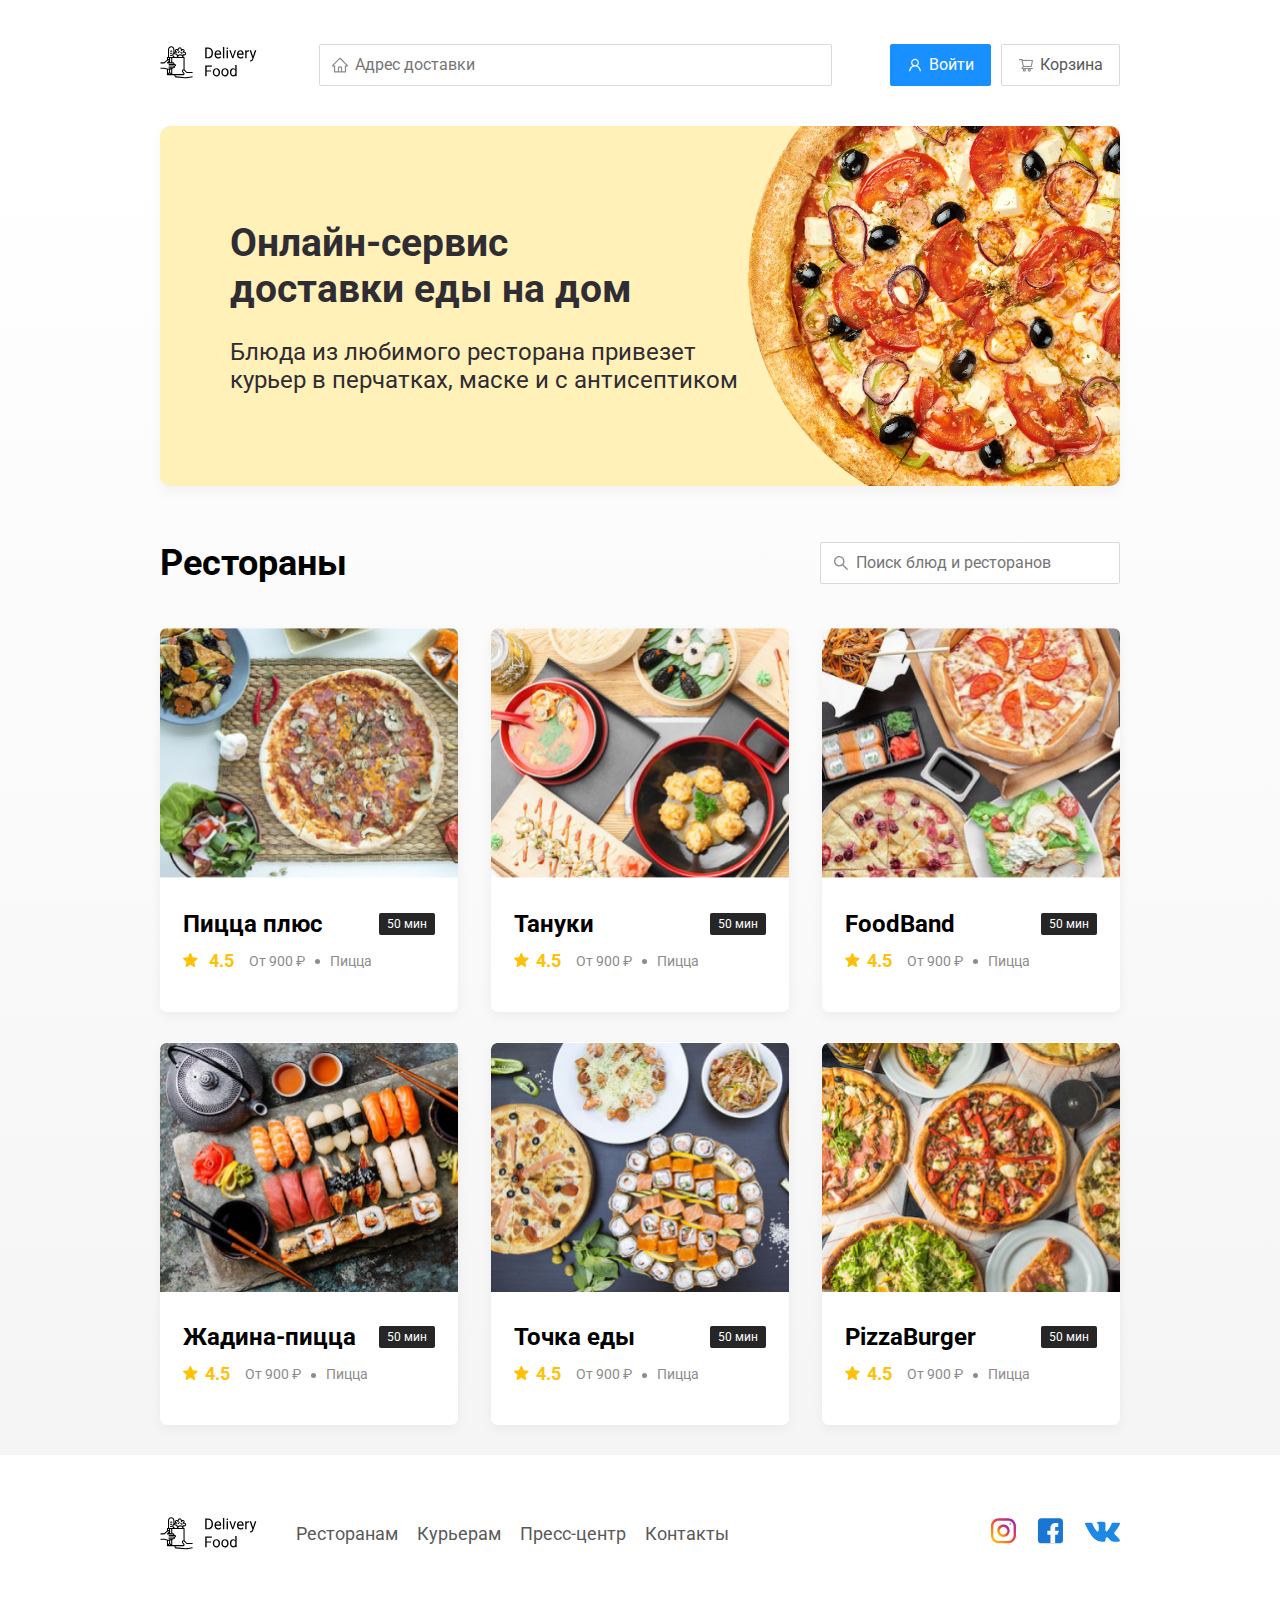
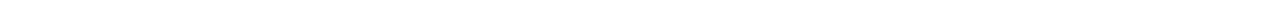
<file: index.html>
<!DOCTYPE html>
<html lang="ru">
<head>
    <meta charset="UTF-8">
    <meta name="viewport" content="width=device-width, initial-scale=1.0">
    <link href="https://fonts.googleapis.com/css?family=Roboto:400,700&display=swap&subset=cyrillic" rel="stylesheet">
    <title>Delivery Food</title>
    <link rel="stylesheet" href="css\normalize.css">
    <link rel="stylesheet" href="css\animate.css">
    <link rel="stylesheet" href="css/style.css">
</head>
<body>
    <div class="container">
        <header class="header">
            <a href="index.html" class="logo">
                <img src="img\logo.svg" alt="Logo">
            </a>
            
            <input type="text" class="input input-address" placeholder="Адрес доставки">
            <div class="buttons">
                <button class="button button-primary">
                    <img src="img/user.svg" alt="user icon" class="button-icon">
                    <span class="button-text">Войти</span> 
                </button>
                <button class="button">
                    <img src="img/shopping-cart.svg" alt="" class="button-icon">
                    <span class="button-text">Корзина</span> 
                </button>
            </div>
        </header>
    </div>

    <main class="main">
        <div class="container">
            <section class="promo">
                <h1 class="promo-title">Онлайн-сервис <br> доставки еды на дом</h1>
                <p class="promo-text">Блюда из любимого ресторана привезет курьер в перчатках, маске и с антисептиком</p>
            </section>
    
            <section class="restaurants">
                <div class="section-heading">
                    <h2 class="section-title">Рестораны</h2>
                    <input type="text" class="input input-search" placeholder="Поиск блюд и ресторанов">
                </div>
    
                <div class="cards">
                    <a href="restaurant.html" class="card">
                        <img src="img/image.jpg" alt="" class="card-image">
                        <div class="card-text">
                            <div class="card-heading">
                                <h3 class="card-title">Пицца плюс</h3>
                                <span class="card-tag tag">50 мин</span>   
                            </div>
                            <div class="card-info">
                                <div class="rating"> <img src="img/rating.svg" alt="rating" class="rating-star"> 4.5</div>
                                <div class="price">От 900 ₽</div>
                                <div class="category">Пицца </div>
                            </div>
                            <!-- /.card-info -->
                        </div>
                    </a>
                    <!-- /.card -->
    
                    <a href="restaurant.html" class="card">
                        <img src="img/image2.jpg" alt="" class="card-image">
                        <div class="card-text">
                            <div class="card-heading">
                                <h3 class="card-title">Тануки</h3>
                                <span class="card-tag tag">50 мин</span>   
                            </div>
                            <div class="card-info">
                                <div class="rating"><img src="img/rating.svg" alt="rating" class="rating-star">4.5</div>
                                <div class="price">От 900 ₽</div>
                                <div class="category">Пицца </div>
                            </div>
                            <!-- /.card-info -->
                        </div>
                    </a>
                    <!-- /.card -->
    
                    <a href="restaurant.html" class="card">
                        <img src="img/image3.jpg" alt="" class="card-image">
                        <div class="card-text">
                            <div class="card-heading">
                                <h3 class="card-title">FoodBand</h3>
                                <span class="card-tag tag">50 мин</span>   
                            </div>
                            <div class="card-info">
                                <div class="rating"><img src="img/rating.svg" alt="rating" class="rating-star">4.5</div>
                                <div class="price">От 900 ₽</div>
                                <div class="category">Пицца </div>
                            </div>
                            <!-- /.card-info -->
                        </div>
                    </a>
                    <!-- /.card -->
    
                    <a href="restaurant.html" class="card">
                        <img src="img/image4.jpg" alt="" class="card-image">
                        <div class="card-text">
                            <div class="card-heading">
                                <h3 class="card-title">Жадина-пицца</h3>
                                <span class="card-tag tag">50 мин</span>   
                            </div>
                            <div class="card-info">
                                <div class="rating"><img src="img/rating.svg" alt="rating" class="rating-star">4.5</div>
                                <div class="price">От 900 ₽</div>
                                <div class="category">Пицца </div>
                            </div>
                            <!-- /.card-info -->
                        </div>
                    </a>
                    <!-- /.card -->
    
                    <a href="restaurant.html" class="card">
                        <img src="img/image5.jpg" alt="" class="card-image">
                        <div class="card-text">
                            <div class="card-heading">
                                <h3 class="card-title">Точка еды</h3>
                                <span class="card-tag tag">50 мин</span>   
                            </div>
                            <div class="card-info">
                                <div class="rating"><img src="img/rating.svg" alt="rating" class="rating-star">4.5</div>
                                <div class="price">От 900 ₽</div>
                                <div class="category">Пицца </div>
                            </div>
                            <!-- /.card-info -->
                        </div>
                    </a>
                    <!-- /.card -->
    
                    <a href="restaurant.html" class="card">
                        <img src="img/image6.jpg" alt="" class="card-image">
                        <div class="card-text">
                            <div class="card-heading">
                                <h3 class="card-title">PizzaBurger</h3>
                                <span class="card-tag tag">50 мин</span>   
                            </div>
                            <div class="card-info">
                                <div class="rating"><img src="img/rating.svg" alt="rating" class="rating-star">4.5</div>
                                <div class="price">От 900 ₽</div>
                                <div class="category">Пицца </div>
                            </div>
                            <!-- /.card-info -->
                        </div>
                    </a>
                    <!-- /.card -->
                </div>
                <!-- /.cards -->
            </section>
        </div>
    </main>

    <footer class="footer">
        <div class="container">
            <div class="footer-block">
                <img src="img/logo.svg" alt="" class="logo footer-logo">
                <nav class="footer-nav">
                    <a href="#" class="footer-link">Ресторанам</a>
                    <a href="#" class="footer-link">Курьерам</a>
                    <a href="#" class="footer-link">Пресс-центр</a>
                    <a href="#" class="footer-link">Контакты</a>
                </nav>

                <div class="social-links">
                    <a href="#" class="social-link"><img src="img/instagram.svg" alt=""></a>
                    <a href="#" class="social-link"><img src="img/facebook.svg" alt=""></a>
                    <a href="#" class="social-link"><img src="img/vkontakte.svg" alt=""></a>
                </div>


            </div>
        </div>  
    </footer>


</body>
</html>
</file>
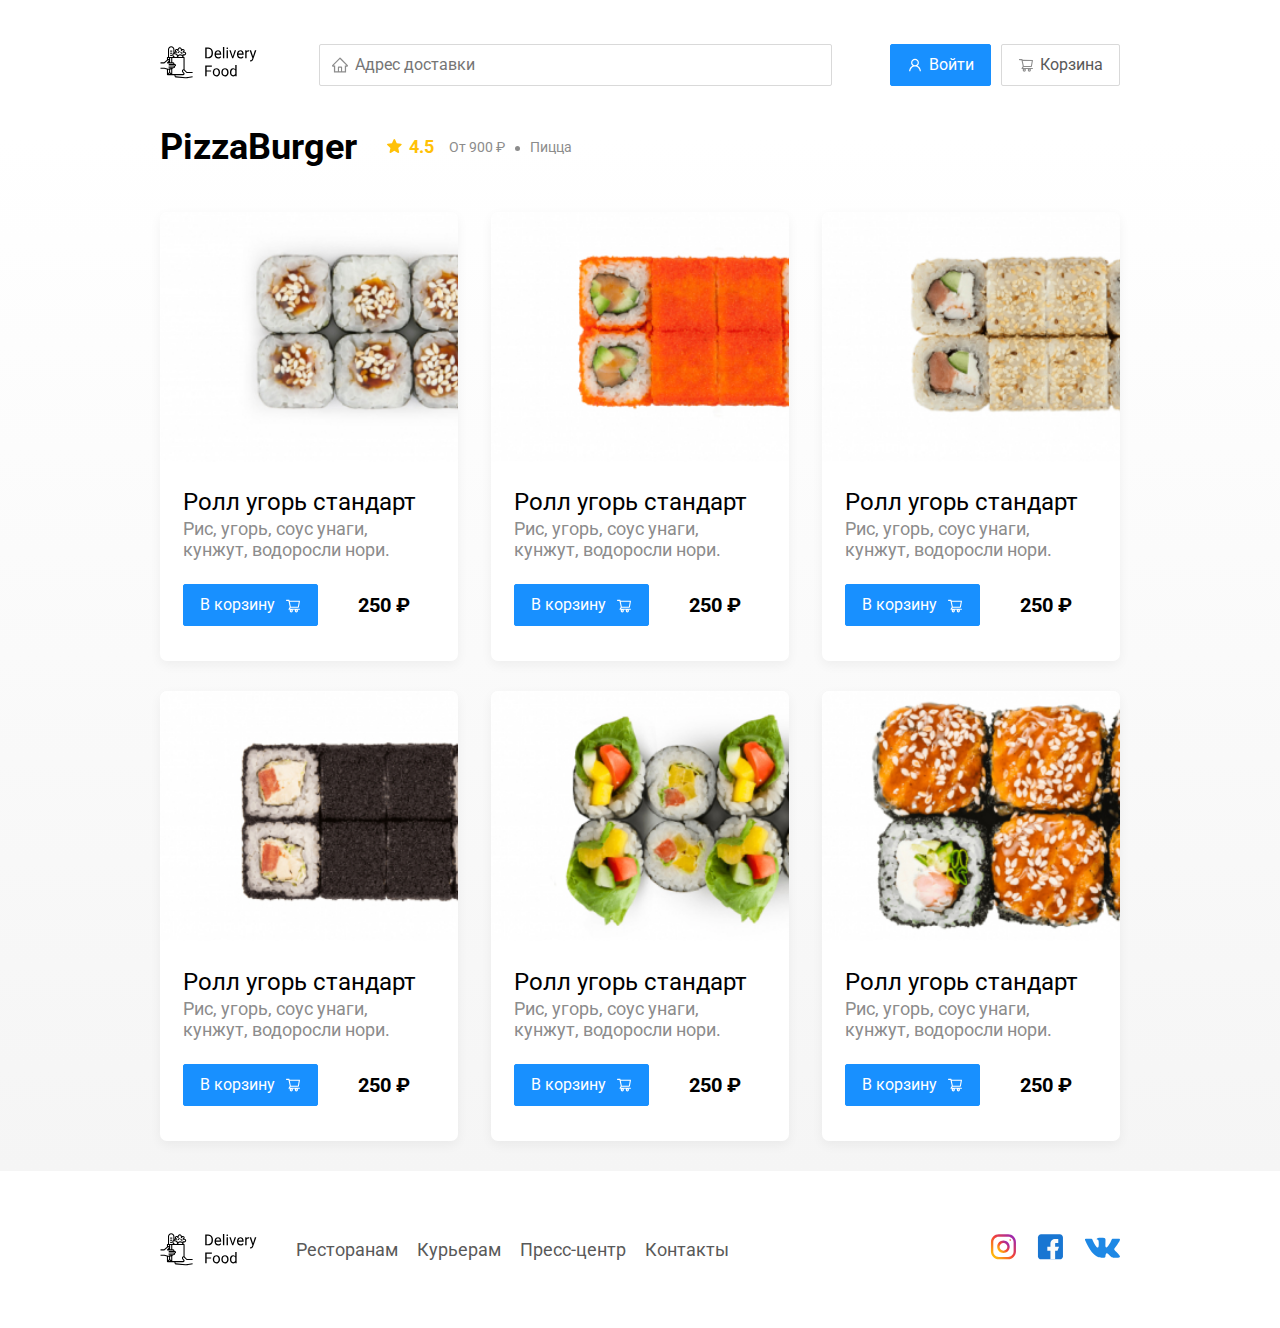
<file: restaurant.html>
<!DOCTYPE html>
<html lang="ru">
<head>
    <meta charset="UTF-8">
    <meta name="viewport" content="width=device-width, initial-scale=1.0">
    <link href="https://fonts.googleapis.com/css?family=Roboto:400,700&display=swap&subset=cyrillic" rel="stylesheet">
    <title>Pizza Burger</title>
    <link rel="stylesheet" href="css\normalize.css">
    <link rel="stylesheet" href="css\animate.css">
    <link rel="stylesheet" href="css/style.css">
</head>
<body>
    <div class="container">
        <header class="header">
            <a href="index.html" class="logo wow fadeInRight">
                <img src="img\logo.svg" alt="Logo">
            </a>
            <input type="text" class="input input-address" placeholder="Адрес доставки">
            <div class="buttons">
                <button class="button button-primary">
                    <img src="img/user.svg" alt="user icon" class="button-icon">
                    <span class="button-text">Войти</span> 
                </button>
                <button class="button" id="cart-button">
                    <img src="img/shopping-cart.svg" alt="" class="button-icon">
                    <span class="button-text">Корзина</span> 
                </button>
            </div>
        </header>
    </div>

    <main class="main">
        <div class="container">
    
            <section class="restaurants">
                <div class="section-heading">
                    <h2 class="section-title">PizzaBurger</h2>
                    <div class="card-info">
                        <div class="rating"><img src="img/rating.svg" alt="rating" class="rating-star">4.5</div>
                        <div class="price">От 900 ₽</div>
                        <div class="category">Пицца </div>
                    </div>
                    <!-- /.card-info -->
                </div>
    
                <div class="cards">
                    <div class="card wow fadeInUp" data-wow-delay="0.2s">
                        <img src="img/roll1.jpg" alt="" class="card-image">
                        <div class="card-text">
                            <div class="card-heading">
                                <h3 class="card-title card-title-reg">Ролл угорь стандарт</h3>
                                  
                            </div>
                            <div class="card-info">
                                 
                                <div class="ingredients">Рис, угорь, соус унаги, кунжут, водоросли нори.</div>
                            </div>
                            <!-- /.card-info -->

                            <div class="card-buttons">
                                <button class="button button-primary">
                                    <span class="button-card-text">В корзину</span>
                                    <img src="img/shopping-cart2.svg" alt="shopping cart" class="button-card-image">
                                </button>
                                <strong class="card-price-bold">
                                    250 ₽
                                </strong>
                            </div>
                        </div>
                    </div>
                    <!-- /.card -->
    
                    <div class="card wow fadeInUp" data-wow-delay="0.4s">
                        <img src="img/roll2.jpg" alt="" class="card-image">
                        <div class="card-text">
                            <div class="card-heading">
                                <h3 class="card-title card-title-reg">Ролл угорь стандарт</h3>
                                  
                            </div>
                            <div class="card-info">
                                 
                                <div class="ingredients">Рис, угорь, соус унаги, кунжут, водоросли нори.</div>
                            </div>
                            <!-- /.card-info -->

                            <div class="card-buttons">
                                <button class="button button-primary">
                                    <span class="button-card-text">В корзину</span>
                                    <img src="img/shopping-cart2.svg" alt="shopping cart" class="button-card-image">
                                </button>
                                <strong class="card-price-bold">
                                    250 ₽
                                </strong>
                            </div>
                        </div>
                    </div>
                    <!-- /.card -->
    
                    <div class="card wow fadeInUp" data-wow-delay="0.6s">
                        <img src="img/roll3.jpg" alt="" class="card-image">
                        <div class="card-text">
                            <div class="card-heading">
                                <h3 class="card-title card-title-reg">Ролл угорь стандарт</h3>
                                  
                            </div>
                            <div class="card-info">
                                 
                                <div class="ingredients">Рис, угорь, соус унаги, кунжут, водоросли нори.</div>
                            </div>
                            <!-- /.card-info -->

                            <div class="card-buttons">
                                <button class="button button-primary">
                                    <span class="button-card-text">В корзину</span>
                                    <img src="img/shopping-cart2.svg" alt="shopping cart" class="button-card-image">
                                </button>
                                <strong class="card-price-bold">
                                    250 ₽
                                </strong>
                            </div>
                        </div>
                    </div>
                    <!-- /.card -->
    
                    <div class="card wow fadeInUp" data-wow-delay="0.2s">
                        <img src="img/roll4.jpg" alt="" class="card-image">
                        <div class="card-text">
                            <div class="card-heading">
                                <h3 class="card-title card-title-reg">Ролл угорь стандарт</h3>
                                  
                            </div>
                            <div class="card-info">
                                 
                                <div class="ingredients">Рис, угорь, соус унаги, кунжут, водоросли нори.</div>
                            </div>
                            <!-- /.card-info -->

                            <div class="card-buttons">
                                <button class="button button-primary">
                                    <span class="button-card-text">В корзину</span>
                                    <img src="img/shopping-cart2.svg" alt="shopping cart" class="button-card-image">
                                </button>
                                <strong class="card-price-bold">
                                    250 ₽
                                </strong>
                            </div>
                        </div>
                    </div>
                    <!-- /.card -->
    
                    <div class="card wow fadeInUp" data-wow-delay="0.4s">
                        <img src="img/roll5.jpg" alt="" class="card-image">
                        <div class="card-text">
                            <div class="card-heading">
                                <h3 class="card-title card-title-reg">Ролл угорь стандарт</h3>
                                  
                            </div>
                            <div class="card-info">
                                 
                                <div class="ingredients">Рис, угорь, соус унаги, кунжут, водоросли нори.</div>
                            </div>
                            <!-- /.card-info -->

                            <div class="card-buttons">
                                <button class="button button-primary">
                                    <span class="button-card-text">В корзину</span>
                                    <img src="img/shopping-cart2.svg" alt="shopping cart" class="button-card-image">
                                </button>
                                <strong class="card-price-bold">
                                    250 ₽
                                </strong>
                            </div>
                        </div>
                    </div>
                    <!-- /.card -->
    
                    <div class="card wow fadeInUp" data-wow-delay="0.6s">
                        <img src="img/roll6.jpg" alt="" class="card-image">
                        <div class="card-text">
                            <div class="card-heading">
                                <h3 class="card-title card-title-reg">Ролл угорь стандарт</h3>
                                  
                            </div>
                            <div class="card-info">
                                 
                                <div class="ingredients">Рис, угорь, соус унаги, кунжут, водоросли нори.</div>
                            </div>
                            <!-- /.card-info -->

                            <div class="card-buttons">
                                <button class="button button-primary">
                                    <span class="button-card-text">В корзину</span>
                                    <img src="img/shopping-cart2.svg" alt="shopping cart" class="button-card-image">
                                </button>
                                <strong class="card-price-bold">
                                    250 ₽
                                </strong>
                            </div>
                        </div>
                    </div>
                    <!-- /.card -->
                </div>
                <!-- /.cards -->
            </section>
        </div>
    </main>

    <footer class="footer">
        <div class="container">
            <div class="footer-block">
                <img src="img/logo.svg" alt="" class="logo footer-logo">
                <nav class="footer-nav">
                    <a href="#" class="footer-link">Ресторанам</a>
                    <a href="#" class="footer-link">Курьерам</a>
                    <a href="#" class="footer-link">Пресс-центр</a>
                    <a href="#" class="footer-link">Контакты</a>
                </nav>

                <div class="social-links">
                    <a href="#" class="social-link"><img src="img/instagram.svg" alt=""></a>
                    <a href="#" class="social-link"><img src="img/facebook.svg" alt=""></a>
                    <a href="#" class="social-link"><img src="img/vkontakte.svg" alt=""></a>
                </div>


            </div>
        </div>  
    </footer>


    <div class="modal">
        <div class="modal-dialog">
            <div class="modal-header">
                <h3 class="modal-title">Корзина</h3>
                <button class="close">&times;</button>
            </div>

            <div class="modal-body">
                <div class="food-row">
                    <span class="food-name">Ролл угорь стандарт</span>
                    <strong class="food-price">250 ₽</strong>
                    <div class="food-counter">
                        <button class="counter-button">-</button>
                        <span class="counter">1</span>
                        <button class="counter-button">+</button>
                    </div>
                </div>

                <div class="food-row">
                    <span class="food-name">Ролл угорь стандарт</span>
                    <strong class="food-price">250 ₽</strong>
                    <div class="food-counter">
                        <button class="counter-button">-</button>
                        <span class="counter">1</span>
                        <button class="counter-button">+</button>
                    </div>
                </div>

                <div class="food-row">
                    <span class="food-name">Ролл угорь стандарт</span>
                    <strong class="food-price">250 ₽</strong>
                    <div class="food-counter">
                        <button class="counter-button">-</button>
                        <span class="counter">1</span>
                        <button class="counter-button">+</button>
                    </div>
                </div>

                <div class="food-row">
                    <span class="food-name">Ролл угорь стандарт</span>
                    <strong class="food-price">250 ₽</strong>
                    <div class="food-counter">
                        <button class="counter-button">-</button>
                        <span class="counter">1</span>
                        <button class="counter-button">+</button>
                    </div>
                </div>

                <div class="food-row">
                    <span class="food-name">Ролл угорь стандарт</span>
                    <strong class="food-price">250 ₽</strong>
                    <div class="food-counter">
                        <button class="counter-button">-</button>
                        <span class="counter">1</span>
                        <button class="counter-button">+</button>
                    </div>
                </div>
            </div>

            <div class="modal-footer">
                <span class="modal-pricetag">1250 ₽</span>
                <div class="footer-buttons">
                    <button class="button button-primary">Оформить заказ</button>
                    <button class="button">Отмена</button>
                </div>
            </div>
        </div>
    </div>


    <script src="js/wow.min.js"></script>
    <script src="js/main.js"></script>
    


</body>
</html>
</file>
<file: css/style.css>
*{
    box-sizing: border-box;

}

body{
    font-family: "Roboto", sans-serif;
    padding-top: 44px;
}

.main{
    background: linear-gradient(180deg, rgba(245, 245, 245, 0) 1.04%, #F5F5F5 100%);
}

.container{
    max-width: 1200px;
    margin: auto;
}

.header{
    margin-bottom: 40px;
    display: flex;
    align-items: center;
    justify-content: space-between;
}

.input{
    background: #FFFFFF;
    border: 1px solid #D9D9D9;
    border-radius: 2px;
    font-size: 16px;
    line-height: 24px;
    padding: 8px;
    padding-left: 35px;
    background-repeat: no-repeat;
    background-position: left 11px center;
}

.input-address{    
    flex: 0.8;
    background-image: url(../img/home.svg);
}

.input-search{
    width: 300px;
    background-image: url(../img/search.svg);
    margin-left: auto;
}

.buttons{
    display: flex;
    align-items: center;
}

.button{
    display: flex;
    align-items: center;
    padding: 8px 16px;
    background: #FFFFFF;
    border: 1px solid #D9D9D9;
    box-shadow: 0px 0px 2px rgba(0, 0, 0, 0.0015);
    border-radius: 2px;
    color: #595959;
    font-size: 16px;
    line-height: 24px;
}

.button-primary{
    background: #1890FF;
    border-radius: 2px;
    border: 1px solid #1890FF;
    color: #FFFFFF;
    margin-right: 10px;
}

.button-icon{
    margin-right: 6px;
}

.button-card-text{
    margin-right: 10px;
}

.promo{
    box-shadow: 0px 7px 12px rgba(158, 158, 163, 0.1);
    background: #FFF1B8 url(../img/pizza.png) no-repeat top -100px right -247px / 924px;
    border-radius: 10px;
    padding: 68px 70px;
    margin-bottom: 56px;

}

.promo-title{
    font-size: 39px;
    line-height: 46px;
    color: #302C34;
    font-style: normal;
    font-weight: bold;
}

.promo-text{
    font-size: 24px;
    line-height: 28px;
    color: #302C34;
    max-width: 538px;
}

.section-heading{
    display: flex;
    align-items: center;
    margin-bottom: 44px;
}

.section-title{
    font-style: normal;
    font-weight: bold;
    font-size: 36px;
    line-height: 42px;
    color: #000000;
    margin: 0;    
    margin-right: 30px;
}

.cards{
    display: flex;
    flex-wrap: wrap;
    align-items: flex-start;
    justify-content: space-between;
}

.card{
    background: #FFFFFF;
    box-shadow: 0px 4px 12px rgba(0, 0, 0, 0.05);
    border-radius: 7px;
    overflow: hidden;
    margin-bottom: 30px;
    flex-basis: 31%;
    text-decoration: none;
}

.card-image{
    height: 250px;
    object-fit: cover;
}

.card-text{
    padding-top: 20px;
    padding-bottom: 35px;
    padding-left: 23px;
    padding-right: 23px;
}

.card-heading{
    display: flex;
    align-items: center;
    justify-content: space-between;
}

.card-title{
    margin: 0;
    font-style: normal;
    font-weight: bold;
    font-size: 24px;
    line-height: 32px;
    color: #000000;
}
.card-title-reg{
    font-weight: normal;
}
.card-tag{
    font-style: normal;
    font-weight: normal;
    background: #262626;
    border-radius: 2px;
    color: #FFFFFF;
    font-size: 12px;
    line-height: 20px;
    margin: 10px 0px;
    padding: 1px 8px;
}

.card-info{
    display: flex;
    align-items: center;
    flex-wrap: wrap;
}

.card-buttons{
    display: flex;
    align-items: center;
    margin-top: 24px;
}

.card-price-bold{
    font-style: normal;
    font-weight: bold;
    font-size: 20px;
    line-height: 32px;
    color: #000000;
    margin-left: 30px;
}

.rating{
    margin-right: 26px;
    font-style: normal;
    font-weight: bold;
    font-size: 18px;
    line-height: 32px;
    color: #FFC107;
}

.rating-star{
    margin-right: 7px;
}

.price, .category{
    font-style: normal;
    font-weight: normal;
    font-size: 18px;
    line-height: 32px;
    color: #8C8C8C;
}

.price{
    margin-right: 10px;
}

.ingredients{
    font-size: 18px;
    line-height: 21px;
    color: #8C8C8C;
}

.category{
    white-space: nowrap;
    text-overflow: ellipsis;
    overflow: hidden;
    max-width: 150px;
}

.price::after{
    content: '';
    width: 5px;
    height: 5px;    
    background-color: #8C8C8C;
    display: inline-block;
    border-radius: 50%;
    vertical-align: middle;
    margin-left: 10px;
}

.footer{
    padding: 60px 0;
}

.footer-block{
    display: flex;
    align-items: center;
    justify-content: space-between;
}

.footer-nav{
    margin-left: 35px;
    margin-right: auto;
}

.footer-link{
    display: inline-block;
    font-style: normal;
    font-weight: normal;
    font-size: 18px;
    line-height: 21px;
    text-decoration: none;
    color: #595959;
}

.footer-link:not(:last-child){
    margin-right: 15px;
}

.social-links{
    display: flex;
    align-items: center;
}

.social-link:not(:last-child){
    margin-right: 21px;
}

.modal{
    position: fixed;
    left: 0;
    top: 0;
    width: 100%;
    height: 100%;
    background: rgba(0, 0, 0, 0.4);
    display: none;
}

.is-open{
    display: flex;
}

.modal-dialog{
    max-width: 780px;
    width: 95%;
    background: #FFFFFF;
    border-radius: 5px;
    margin: auto;
    padding: 40px 45px;
}

.modal-header{
    display: flex;
    align-items: center;
    justify-content: space-between;
    margin-bottom: 45px;
}

.modal-title{
    margin: 0;
    font-style: normal;
    font-weight: bold;
    font-size: 36px;
    line-height: 42px;
    color: #000000;
}

.close{
    font-size: 36px;
    border: none;
    background-color: transparent;
}

.modal-body{
    margin-bottom: 52px;
}

.food-row{
    display: flex;
    align-items: flex-start;
    justify-content: space-between;
    padding-bottom: 8px;
    border-bottom: 1px solid #d9d9d9;
    margin-bottom: 15px;
}

.food-price{
    margin-left: auto;
    margin-right: 47px;
    font-style: normal;
    font-weight: bold;
    font-size: 20px;
    line-height: 32px;
    color: #000000;
}

.food-name{
    font-style: normal;
    font-weight: normal;
    font-size: 18px;
    line-height: 32px;
    color: #000000;
}

.food-counter{
    display: flex;
    align-items: center;
}

.counter-button{
    display: flex;
    align-items: center;
    justify-content: center;
    width: 39px;
    height: 32px;
    background: #FFFFFF;
    border: 1px solid #40A9FF;
    box-sizing: border-box;
    border-radius: 2px;
    font-weight: normal;
    font-size: 14px;
    line-height: 22px;
    color: #40A9FF;
}

.counter{
    font-size: 16px;
    line-height: 24px;
    margin-left: 10px;
    margin-right: 10px;
}

.modal-footer{
    display: flex;
    align-items: center;
    justify-content: space-between;
}

.footer-buttons{
    display: flex;
    align-items: center;
}

.modal-pricetag{
    background: #262626;
    border-radius: 5px;
    color: #FFFFFF;
    padding: 15px 20px;
    line-height: 23px;
}

@media (max-width: 1366px) {
    .container{
        max-width: 960px;
    }

    .promo{
        background-size: 750px;
        background-position: center right -300;
    }

    .rating{
        margin-right: 15px;
    }

    .category, .price{
        font-size: 14px;
    }

}

@media (max-width: 992px) {
    .container{
        max-width: 750px;
    }

    .promo{
        padding: 50px;
        background-size: 500px;
        background-position: center right -200;
    }

    .promo-text{
        font-size: 18px;
        max-width: 400px;
    }

    .card{
        flex-basis: 49%;
    }

    .footer-link{
        font-size: 16px;
    }

}

@media (max-width: 768px) {
    .container{
        max-width: 560px;
    }

    .card-info{
        flex-wrap: wrap;
    }

    .card .rating{
        flex-basis: 100%;
    }

    .card-title{
        font-size: 18px;
    }

    .promo-title{
        font-size: 24px;
        line-height: 1.4;
    }

    .promo{
        background-size: 400px;
        background-position: right -200;
    }

    .promo-text{
        margin-top: 10px;
    }

}

@media (max-width: 578px) {
    .container{
        max-width: 90%;
    }

    .header{
        flex-wrap: wrap;
    }

    .input-address{
        margin-top: 15px;
        order: 5;
        flex: 1;
    }

    .promo{
        background-image: none;
    }

    .promo-title{
        margin-bottom: 10px;
    }

    .section-title{
        font-size: 20px;
    }

    .card{
        flex-basis: 100%;
    }

    .card-image{
        width: 100%;
    }

    .footer{
        padding: 30px 0;
    }

    .footer-block{
        align-items: flex-start;
    }

    .footer-nav{
        margin-right: 0;
        order: 0;
        margin-left: 0;
        display: flex;
        flex-direction: column;
    }

    .footer-logo{
        order: 1;
        margin-right: 15px;
    }

    .social-links{
        order: 2;
    }

}

@media (max-width: 480px) {

    .button-text{
        display: none;
    }

    .button{
        min-width: 40px;
    }

    .button-icon{
        margin: 0;
    }

    .promo{
        padding: 20px;
    }

    .section-heading{
        flex-wrap: wrap;
    }

    .footer-block{
        flex-wrap: wrap;
        flex-direction: column;
        align-items: center;
    }

    .footer-logo{
        order: 0;
        margin-bottom: 20px;
    }

    .footer-nav{
        margin-bottom: 20px;
        text-align: center;
    }

    .footer-link:not(:last-child){
        margin-right: 0;
    }


}
</file>
